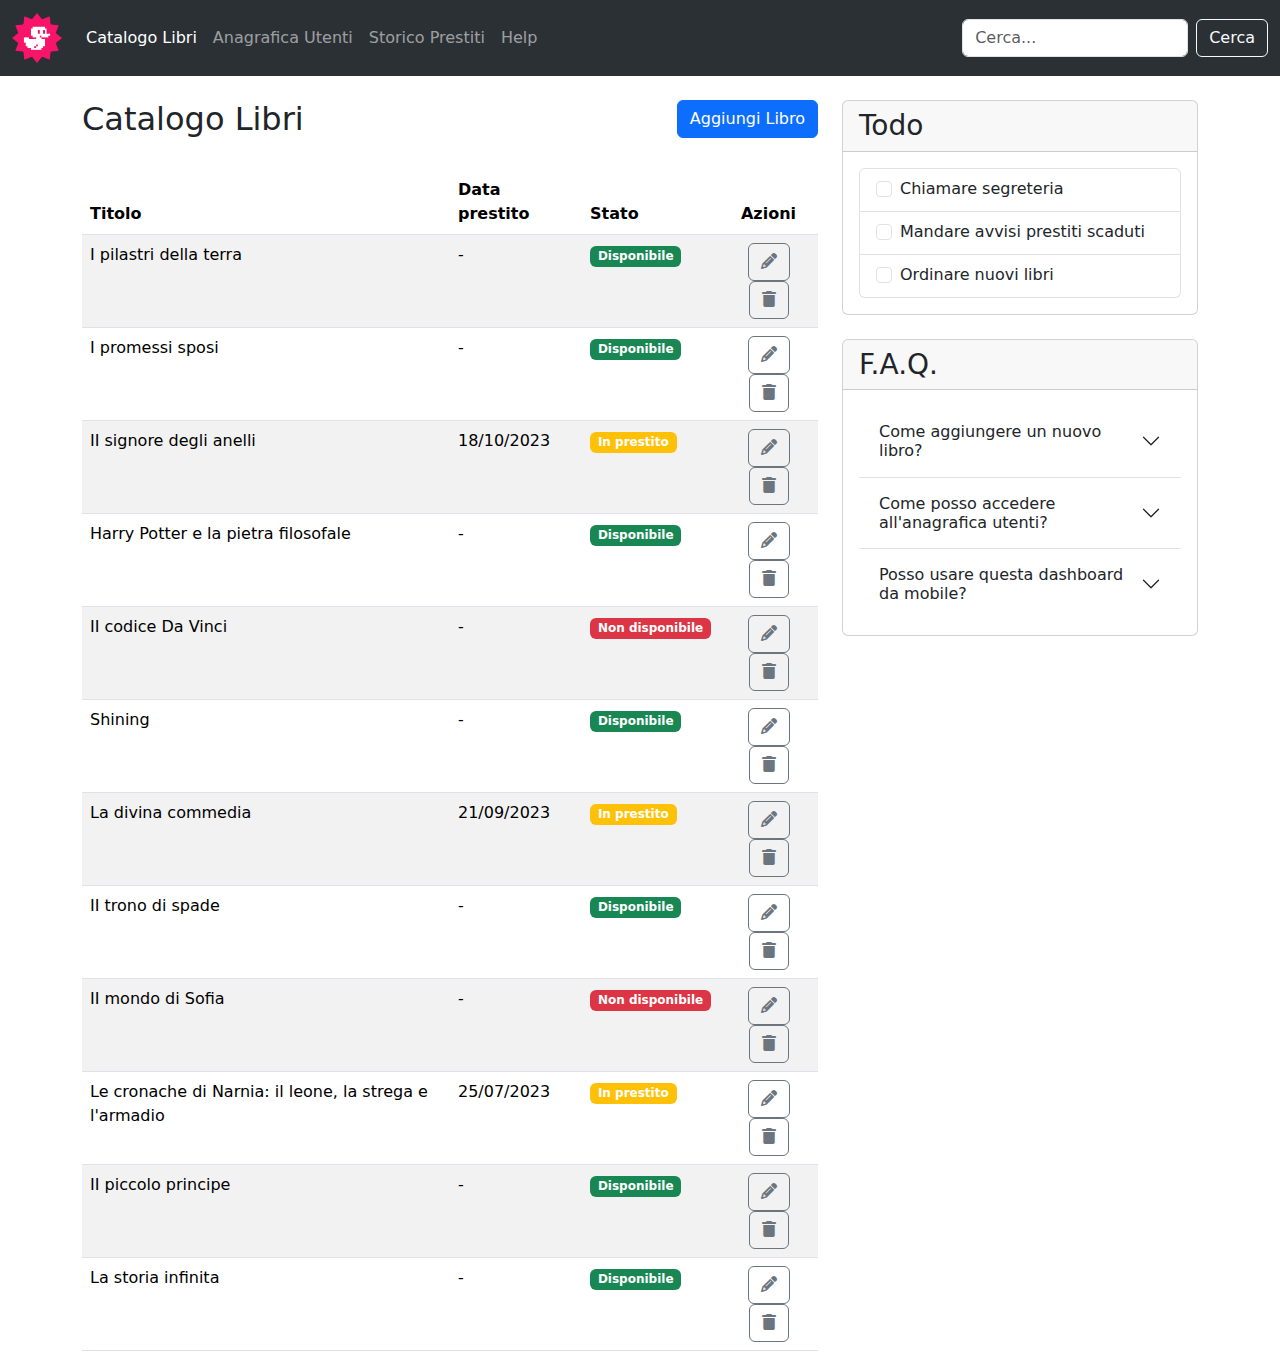
<file: index.html>
<!DOCTYPE html>
<html lang="en">
  <head>
    <meta charset="UTF-8" />
    <meta name="viewport" content="width=device-width, initial-scale=1.0" />

    <!-- font awesome  -->
    <link
      rel="stylesheet"
      href="https://cdnjs.cloudflare.com/ajax/libs/font-awesome/6.7.2/css/all.min.css"
      integrity="sha512-Evv84Mr4kqVGRNSgIGL/F/aIDqQb7xQ2vcrdIwxfjThSH8CSR7PBEakCr51Ck+w+/U6swU2Im1vVX0SVk9ABhg=="
      crossorigin="anonymous"
      referrerpolicy="no-referrer"
    />
    <link rel=" icon" href="./img/boolean.png" type="image/x-icon" />

    <!-- bootstrap  -->
    <link
      href="https://cdn.jsdelivr.net/npm/bootstrap@5.3.3/dist/css/bootstrap.min.css"
      rel="stylesheet"
      integrity="sha384-QWTKZyjpPEjISv5WaRU9OFeRpok6YctnYmDr5pNlyT2bRjXh0JMhjY6hW+ALEwIH"
      crossorigin="anonymous"
    />

    <link rel="stylesheet" href="./css/style.css" />

    <title>Dashboard</title>
  </head>
  <body>
    <!-- navbar  -->
    <nav class="navbar navbar-expand-lg bg-body-tertiary" data-bs-theme="dark">
      <div class="container-fluid">
        <a class="navbar-brand" href="#">
          <img src="./img/duck.png" alt="Bootstrap" width="50" />
        </a>
        <button
          class="navbar-toggler"
          type="button"
          data-bs-toggle="collapse"
          data-bs-target="#navbarSupportedContent"
          aria-controls="navbarSupportedContent"
          aria-expanded="false"
          aria-label="Toggle navigation"
        >
          <span class="navbar-toggler-icon"></span>
        </button>
        <div class="collapse navbar-collapse" id="navbarSupportedContent">
          <ul class="navbar-nav me-auto mb-2 mb-lg-0">
            <li class="nav-item">
              <a class="nav-link active" aria-current="page" href="#"
                >Catalogo Libri</a
              >
            </li>
            <li class="nav-item">
              <a class="nav-link" href="#">Anagrafica Utenti</a>
            </li>
            <li class="nav-item">
              <a class="nav-link" href="#">Storico Prestiti</a>
            </li>

            <li class="nav-item">
              <a class="nav-link" href="#">Help</a>
            </li>
          </ul>

          <form class="d-flex" role="search">
            <input
              data-bs-theme="light"
              class="form-control me-2"
              type="search"
              placeholder="Cerca..."
              aria-label="Search"
            />
            <button class="btn btn-outline-light" type="submit">Cerca</button>
          </form>
        </div>
      </div>
    </nav>

    <!-- container md -->
    <div class="container-md mt-4">
      <div class="row row-cols-1 row-cols-lg-2">
        <!-- col with table  -->
        <div id="col-table" class="col-lg-8 d-flex flex-column">
          <div class="add-book d-flex justify-content-between mb-4">
            <div>
              <h2>Catalogo Libri</h2>
            </div>

            <div>
              <a href="./new-book.html" class="btn btn-primary"
                >Aggiungi Libro</a
              >
            </div>
          </div>

          <!-- table  -->
          <table class="table table-striped">
            <thead>
              <tr>
                <th class="th-title" scope="col ">Titolo</th>

                <th scope="col" class="th-loan-date d-none d-md-table-cell">
                  Data prestito
                </th>
                <th class="th-state" scope="col">Stato</th>
                <th class="th-actions text-center" scope="col">Azioni</th>
              </tr>
            </thead>
            <tbody>
              <tr>
                <td class="td-title" scope="row">I pilastri della terra</td>

                <td class="td-loan-date d-none d-md-table-cell">-</td>
                <td class="td-state">
                  <span class="badge text-bg-success">Disponibile</span>
                </td>
                <td class="td-actions">
                  <button type="button" class="btn btn-outline-secondary">
                    <i class="fa-solid fa-pencil"></i>
                  </button>
                  <button type="button" class="btn btn-outline-secondary">
                    <i class="fa-solid fa-trash"></i>
                  </button>
                </td>
              </tr>
              <tr>
                <td class="td-title" scope="row">I promessi sposi</td>

                <td class="td-loan-date d-none d-md-table-cell">-</td>
                <td class="td-state">
                  <span class="badge text-bg-success">Disponibile</span>
                </td>
                <td class="td-actions">
                  <button type="button" class="btn btn-outline-secondary">
                    <i class="fa-solid fa-pencil"></i>
                  </button>
                  <button type="button" class="btn btn-outline-secondary">
                    <i class="fa-solid fa-trash"></i>
                  </button>
                </td>
              </tr>
              <tr>
                <td class="td-title" scope="row">II signore degli anelli</td>

                <td class="td-loan-date d-none d-md-table-cell">18/10/2023</td>
                <td class="td-state">
                  <span class="badge text-white text-bg-warning"
                    >In prestito</span
                  >
                </td>
                <td class="td-actions">
                  <button type="button" class="btn btn-outline-secondary">
                    <i class="fa-solid fa-pencil"></i>
                  </button>
                  <button type="button" class="btn btn-outline-secondary">
                    <i class="fa-solid fa-trash"></i>
                  </button>
                </td>
              </tr>
              <tr>
                <td class="td-title" scope="row">
                  Harry Potter e la pietra filosofale
                </td>

                <td class="td-loan-date d-none d-md-table-cell">-</td>
                <td class="td-state">
                  <span class="badge text-bg-success">Disponibile</span>
                </td>
                <td class="td-actions">
                  <button type="button" class="btn btn-outline-secondary">
                    <i class="fa-solid fa-pencil"></i>
                  </button>
                  <button type="button" class="btn btn-outline-secondary">
                    <i class="fa-solid fa-trash"></i>
                  </button>
                </td>
              </tr>
              <tr>
                <td class="td-title" scope="row">II codice Da Vinci</td>

                <td class="td-loan-date d-none d-md-table-cell">-</td>
                <td class="td-state">
                  <span class="badge text-bg-danger">Non disponibile</span>
                </td>
                <td class="td-actions">
                  <button type="button" class="btn btn-outline-secondary">
                    <i class="fa-solid fa-pencil"></i>
                  </button>
                  <button type="button" class="btn btn-outline-secondary">
                    <i class="fa-solid fa-trash"></i>
                  </button>
                </td>
              </tr>
              <tr>
                <td class="td-title" scope="row">Shining</td>

                <td class="td-loan-date d-none d-md-table-cell">-</td>
                <td class="td-state">
                  <span class="badge text-bg-success">Disponibile</span>
                </td>
                <td class="td-actions">
                  <button type="button" class="btn btn-outline-secondary">
                    <i class="fa-solid fa-pencil"></i>
                  </button>
                  <button type="button" class="btn btn-outline-secondary">
                    <i class="fa-solid fa-trash"></i>
                  </button>
                </td>
              </tr>
              <tr>
                <td class="td-title" scope="row">La divina commedia</td>

                <td class="td-loan-date d-none d-md-table-cell">21/09/2023</td>
                <td class="td-state">
                  <span class="badge text-white text-bg-warning"
                    >In prestito</span
                  >
                </td>
                <td class="td-actions">
                  <button type="button" class="btn btn-outline-secondary">
                    <i class="fa-solid fa-pencil"></i>
                  </button>
                  <button type="button" class="btn btn-outline-secondary">
                    <i class="fa-solid fa-trash"></i>
                  </button>
                </td>
              </tr>
              <tr>
                <td class="td-title" scope="row">II trono di spade</td>

                <td class="td-loan-date d-none d-md-table-cell">-</td>
                <td class="td-state">
                  <span class="badge text-bg-success">Disponibile</span>
                </td>
                <td class="td-actions">
                  <button type="button" class="btn btn-outline-secondary">
                    <i class="fa-solid fa-pencil"></i>
                  </button>
                  <button type="button" class="btn btn-outline-secondary">
                    <i class="fa-solid fa-trash"></i>
                  </button>
                </td>
              </tr>
              <tr>
                <td class="td-title" scope="row">II mondo di Sofia</td>

                <td class="td-loan-date d-none d-md-table-cell">-</td>
                <td class="td-state">
                  <span class="badge text-bg-danger">Non disponibile</span>
                </td>
                <td class="td-actions">
                  <button type="button" class="btn btn-outline-secondary">
                    <i class="fa-solid fa-pencil"></i>
                  </button>
                  <button type="button" class="btn btn-outline-secondary">
                    <i class="fa-solid fa-trash"></i>
                  </button>
                </td>
              </tr>
              <tr>
                <td class="td-title" scope="row">
                  Le cronache di Narnia: il leone, la strega e l'armadio
                </td>

                <td class="td-loan-date d-none d-md-table-cell">25/07/2023</td>
                <td class="td-state">
                  <span class="badge text-white text-bg-warning"
                    >In prestito</span
                  >
                </td>
                <td class="td-actions">
                  <button type="button" class="btn btn-outline-secondary">
                    <i class="fa-solid fa-pencil"></i>
                  </button>
                  <button type="button" class="btn btn-outline-secondary">
                    <i class="fa-solid fa-trash"></i>
                  </button>
                </td>
              </tr>
              <tr>
                <td class="td-title" scope="row">II piccolo principe</td>

                <td class="td-loan-date d-none d-md-table-cell">-</td>
                <td class="td-state">
                  <span class="badge text-bg-success">Disponibile</span>
                </td>
                <td class="td-actions">
                  <button type="button" class="btn btn-outline-secondary">
                    <i class="fa-solid fa-pencil"></i>
                  </button>
                  <button type="button" class="btn btn-outline-secondary">
                    <i class="fa-solid fa-trash"></i>
                  </button>
                </td>
              </tr>
              <tr>
                <td class="td-title" scope="row">La storia infinita</td>

                <td class="td-loan-date d-none d-md-table-cell">-</td>
                <td class="td-state">
                  <span class="badge text-bg-success">Disponibile</span>
                </td>
                <td class="td-actions">
                  <button type="button" class="btn btn-outline-secondary">
                    <i class="fa-solid fa-pencil"></i>
                  </button>
                  <button type="button" class="btn btn-outline-secondary">
                    <i class="fa-solid fa-trash"></i>
                  </button>
                </td>
              </tr>
            </tbody>
          </table>
        </div>

        <!-- col with cards  -->
        <div id="col-cards" class="col-lg-4">
          <!-- card todo  -->
          <div id="card-todo" class="card mb-4">
            <h3 class="card-header">Todo</h3>

            <div class="card-body">
              <ul class="list-group">
                <li class="list-group-item">
                  <div class="form-check">
                    <input
                      class="form-check-input"
                      type="checkbox"
                      value=""
                      id="call-secretary"
                    />
                    <label class="form-check-label" for="call-secretary">
                      Chiamare segreteria
                    </label>
                  </div>
                </li>

                <li class="list-group-item">
                  <div class="form-check">
                    <input
                      class="form-check-input"
                      type="checkbox"
                      value=""
                      id="expired-loan-notices"
                    />
                    <label class="form-check-label" for="expired-loan-notices">
                      Mandare avvisi prestiti scaduti
                    </label>
                  </div>
                </li>

                <li class="list-group-item">
                  <div class="form-check">
                    <input
                      class="form-check-input"
                      type="checkbox"
                      value=""
                      id="order-new-books"
                    />
                    <label class="form-check-label" for="order-new-books">
                      Ordinare nuovi libri
                    </label>
                  </div>
                </li>
              </ul>
            </div>
          </div>

          <!-- card faq  -->
          <div id="card-faq" class="card mb-4">
            <h3 class="card-header">F.A.Q.</h3>
            <div class="card-body">
              <div class="accordion accordion-flush" id="accordionFlushExample">
                <div class="accordion-item">
                  <h2 class="accordion-header">
                    <button
                      class="accordion-button collapsed"
                      type="button"
                      data-bs-toggle="collapse"
                      data-bs-target="#flush-collapseOne"
                      aria-expanded="false"
                      aria-controls="flush-collapseOne"
                    >
                      Come aggiungere un nuovo libro?
                    </button>
                  </h2>
                  <div
                    id="flush-collapseOne"
                    class="accordion-collapse collapse"
                    data-bs-parent="#accordionFlushExample"
                  >
                    <div class="accordion-body">
                      Per aggiungere un nuovo libro cliccare sul tasto "Aggiungi
                      Libro"
                    </div>
                  </div>
                </div>
                <div class="accordion-item">
                  <h2 class="accordion-header">
                    <button
                      class="accordion-button collapsed"
                      type="button"
                      data-bs-toggle="collapse"
                      data-bs-target="#flush-collapseTwo"
                      aria-expanded="false"
                      aria-controls="flush-collapseTwo"
                    >
                      Come posso accedere all'anagrafica utenti?
                    </button>
                  </h2>
                  <div
                    id="flush-collapseTwo"
                    class="accordion-collapse collapse"
                    data-bs-parent="#accordionFlushExample"
                  >
                    <div class="accordion-body">
                      Per accedere all'anagrafica utenti andare alla sezione
                      "Anagrafica Utenti"
                    </div>
                  </div>
                </div>
                <div class="accordion-item">
                  <h2 class="accordion-header">
                    <button
                      class="accordion-button collapsed"
                      type="button"
                      data-bs-toggle="collapse"
                      data-bs-target="#flush-collapseThree"
                      aria-expanded="false"
                      aria-controls="flush-collapseThree"
                    >
                      Posso usare questa dashboard da mobile?
                    </button>
                  </h2>
                  <div
                    id="flush-collapseThree"
                    class="accordion-collapse collapse"
                    data-bs-parent="#accordionFlushExample"
                  >
                    <div class="accordion-body">
                      Certo, questa applicazione è completamente responsive
                    </div>
                  </div>
                </div>
              </div>
            </div>
          </div>
        </div>
      </div>
    </div>

    <script
      src="https://cdn.jsdelivr.net/npm/bootstrap@5.3.3/dist/js/bootstrap.bundle.min.js"
      integrity="sha384-YvpcrYf0tY3lHB60NNkmXc5s9fDVZLESaAA55NDzOxhy9GkcIdslK1eN7N6jIeHz"
      crossorigin="anonymous"
    ></script>
  </body>
</html>
</file>
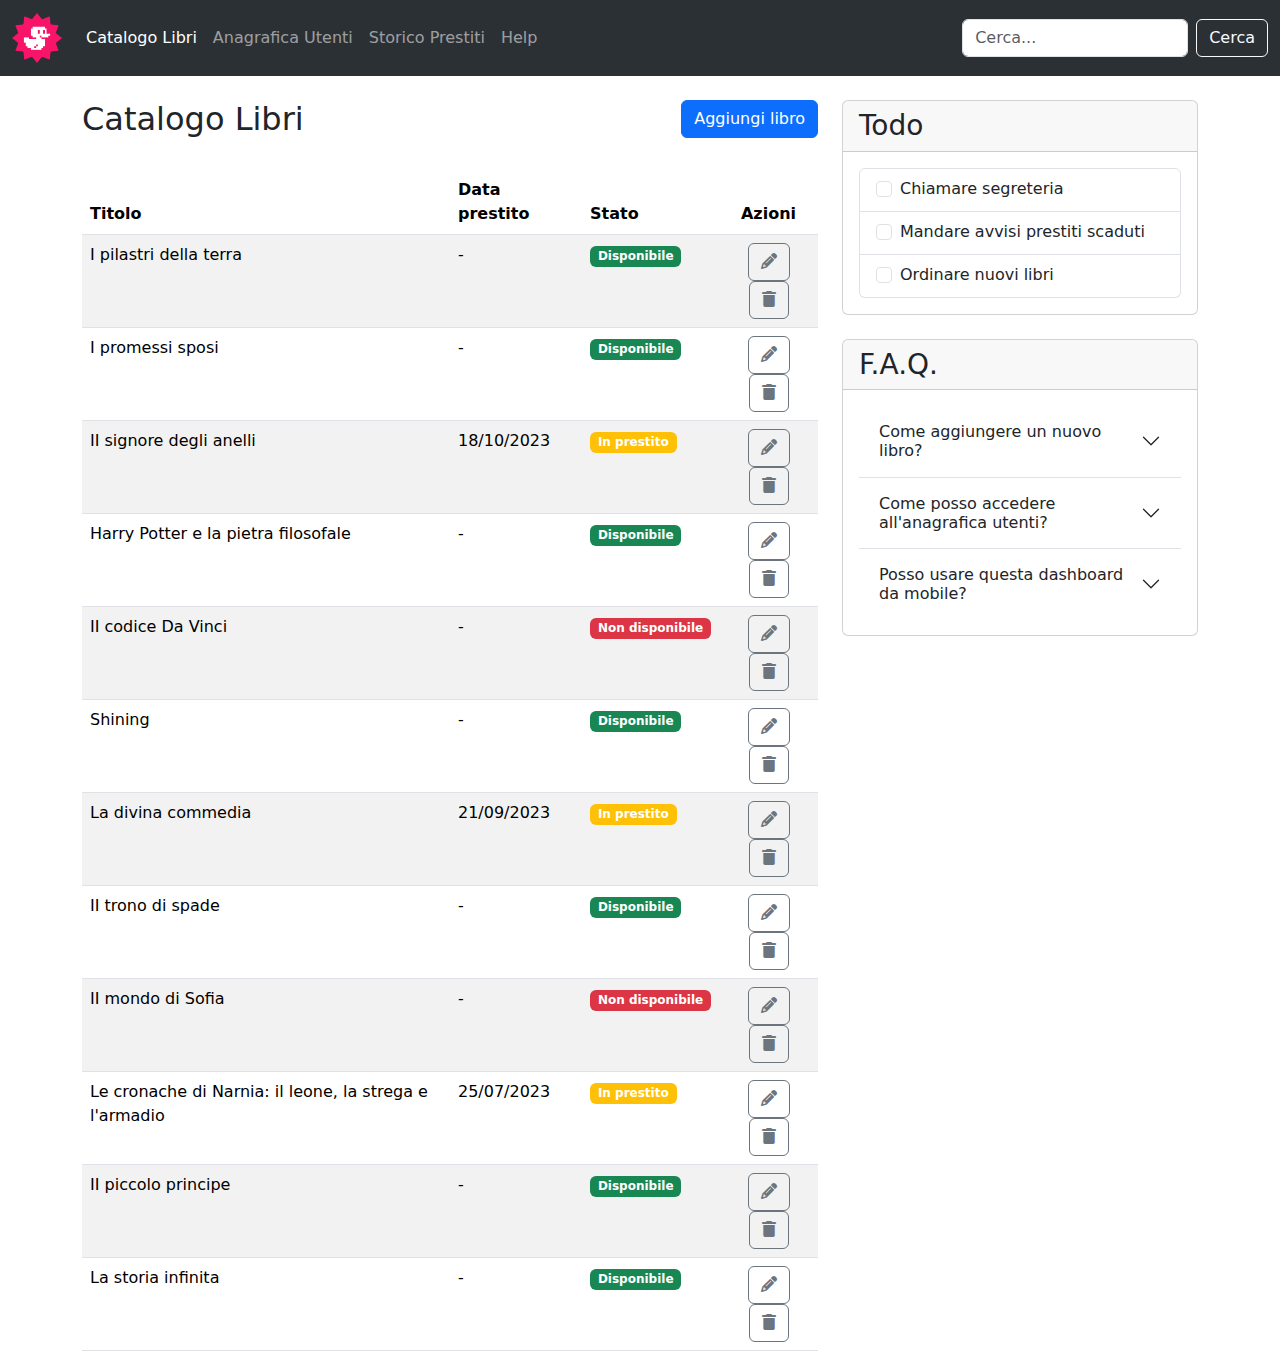
<file: bonus.html>
<!DOCTYPE html>
<html lang="en">
  <head>
    <meta charset="UTF-8" />
    <meta name="viewport" content="width=device-width, initial-scale=1.0" />

    <!-- font awesome  -->
    <link
      rel="stylesheet"
      href="https://cdnjs.cloudflare.com/ajax/libs/font-awesome/6.7.2/css/all.min.css"
      integrity="sha512-Evv84Mr4kqVGRNSgIGL/F/aIDqQb7xQ2vcrdIwxfjThSH8CSR7PBEakCr51Ck+w+/U6swU2Im1vVX0SVk9ABhg=="
      crossorigin="anonymous"
      referrerpolicy="no-referrer"
    />
    <link rel=" icon" href="./img/boolean.png" type="image/x-icon" />

    <!-- bootstrap  -->
    <link
      href="https://cdn.jsdelivr.net/npm/bootstrap@5.3.3/dist/css/bootstrap.min.css"
      rel="stylesheet"
      integrity="sha384-QWTKZyjpPEjISv5WaRU9OFeRpok6YctnYmDr5pNlyT2bRjXh0JMhjY6hW+ALEwIH"
      crossorigin="anonymous"
    />

    <link rel="stylesheet" href="./css/style.css" />

    <title>Dashboard</title>
  </head>
  <body>
    <!-- navbar  -->
    <nav class="navbar navbar-expand-lg bg-body-tertiary" data-bs-theme="dark">
      <div class="container-fluid">
        <a class="navbar-brand" href="#">
          <img src="./img/duck.png" alt="Bootstrap" width="50" />
        </a>
        <button
          class="navbar-toggler"
          type="button"
          data-bs-toggle="collapse"
          data-bs-target="#navbarSupportedContent"
          aria-controls="navbarSupportedContent"
          aria-expanded="false"
          aria-label="Toggle navigation"
        >
          <span class="navbar-toggler-icon"></span>
        </button>
        <div class="collapse navbar-collapse" id="navbarSupportedContent">
          <ul class="navbar-nav me-auto mb-2 mb-lg-0">
            <li class="nav-item">
              <a class="nav-link active" aria-current="page" href="#"
                >Catalogo Libri</a
              >
            </li>
            <li class="nav-item">
              <a class="nav-link" href="#">Anagrafica Utenti</a>
            </li>
            <li class="nav-item">
              <a class="nav-link" href="#">Storico Prestiti</a>
            </li>

            <li class="nav-item">
              <a class="nav-link" href="#">Help</a>
            </li>
          </ul>

          <form class="d-flex" role="search">
            <input
              data-bs-theme="light"
              class="form-control me-2"
              type="search"
              placeholder="Cerca..."
              aria-label="Search"
            />
            <button class="btn btn-outline-light" type="submit">Cerca</button>
          </form>
        </div>
      </div>
    </nav>

    <!-- container md -->
    <div class="container-md mt-4">
      <div class="row row-cols-1 row-cols-lg-2">
        <!-- col with table  -->
        <div id="col-table" class="col-lg-8 d-flex flex-column">
          <div class="add-book d-flex justify-content-between mb-4">
            <div>
              <h2>Catalogo Libri</h2>
            </div>

            <div>
              <a
                class="btn btn-primary"
                data-bs-toggle="offcanvas"
                href="#offcanvasExample"
                role="button"
                aria-controls="offcanvasExample"
              >
                Aggiungi libro
              </a>
            </div>

            <div
              class="offcanvas offcanvas-start"
              data-bs-theme="dark"
              tabindex="-1"
              id="offcanvasExample"
              aria-labelledby="offcanvasExampleLabel"
            >
              <div class="offcanvas-header">
                <h5 class="offcanvas-title" id="offcanvasExampleLabel">
                  Aggiungi Libro
                </h5>
                <button
                  type="button"
                  class="btn-close"
                  data-bs-dismiss="offcanvas"
                  aria-label="Close"
                ></button>
              </div>
              <div class="offcanvas-body">
                <form>
                  <div class="row">
                    <!-- input nome autore  -->
                    <div class="col-6">
                      <div class="mb-3">
                        <label for="author-name" class="form-label fw-semibold"
                          >Nome Autore</label
                        >
                        <input
                          type="text"
                          class="form-control"
                          id="author-name"
                          placeholder="Inserisci il nome"
                        />
                      </div>
                    </div>

                    <!-- input cognome autore  -->
                    <div class="col-6">
                      <div class="mb-3">
                        <label
                          for="author-surname"
                          class="form-label fw-semibold"
                          >Cognome Autore</label
                        >
                        <input
                          type="text"
                          class="form-control"
                          id="author-surname"
                          placeholder="Inserisci il nome"
                        />
                      </div>
                    </div>

                    <!-- input titolo libro  -->

                    <div class="col-12">
                      <div class="mb-3">
                        <label for="title" class="form-label fw-semibold"
                          >Titolo</label
                        >
                        <input
                          type="text"
                          id="title"
                          class="form-control"
                          aria-describedby="title-help-block"
                          placeholder="Inserisci il titolo del libro"
                        />
                        <div id="title-help-block" class="form-text">
                          Titolo versione italiana
                        </div>
                      </div>
                    </div>

                    <!-- input genere libro  -->

                    <div class="col-12">
                      <div class="mb-3">
                        <label for="type" class="form-label fw-semibold"
                          >Genere</label
                        >
                        <select
                          class="form-select"
                          aria-label="Default select example"
                        >
                          <option selected>Scegli il genere</option>
                          <option value="thriller">Thriller</option>
                          <option value="romance">Romanzo rosa</option>
                          <option value="biography">Biografia</option>
                        </select>
                      </div>
                    </div>

                    <!-- input anno di pubblicazione  -->

                    <div class="col-12">
                      <div class="mb-3">
                        <label for="title" class="form-label fw-semibold"
                          >Anno pubblicazione
                        </label>
                        <input
                          type="number"
                          class="form-control"
                          placeholder="Inserisci l'anno"
                        />
                      </div>
                    </div>

                    <!-- input codice isbn  -->

                    <div class="col-12">
                      <div class="mb-3">
                        <label for="type" class="form-label fw-semibold"
                          >ISBN#</label
                        >
                        <input
                          type="text"
                          id="isbn"
                          class="form-control"
                          placeholder="Inserisci il codice ISBN#"
                        />
                      </div>
                    </div>

                    <!-- bordo separatore -->
                    <div class="col-12">
                      <div class="border border-light-subtle my-4"></div>
                    </div>

                    <!-- note text area  -->
                    <div class="col-12">
                      <div class="mb-3">
                        <label for="note" class="form-label fw-semibold"
                          >Note</label
                        >
                        <textarea
                          class="form-control"
                          id="note"
                          rows="3"
                        ></textarea>
                      </div>
                    </div>
                  </div>
                  <!-- checkbox  -->
                  <div class="form-check mb-3">
                    <input
                      class="form-check-input"
                      type="checkbox"
                      value=""
                      id="flexCheckDefault"
                    />
                    <label
                      class="form-check-label fw-semibold"
                      for="flexCheckDefault"
                    >
                      Disponibile anche in digitale
                    </label>
                  </div>
                  <!-- bottone invio form  -->
                  <button type="submit" class="btn btn-primary">
                    Aggiungi libro
                  </button>
                </form>
              </div>
            </div>
          </div>

          <!-- table  -->
          <table class="table table-striped">
            <thead>
              <tr>
                <th class="th-title" scope="col ">Titolo</th>

                <th scope="col" class="th-loan-date d-none d-md-table-cell">
                  Data prestito
                </th>
                <th class="th-state" scope="col">Stato</th>
                <th class="th-actions text-center" scope="col">Azioni</th>
              </tr>
            </thead>
            <tbody>
              <tr>
                <td class="td-title" scope="row">I pilastri della terra</td>

                <td class="td-loan-date d-none d-md-table-cell">-</td>
                <td class="td-state">
                  <span class="badge text-bg-success">Disponibile</span>
                </td>
                <td class="td-actions">
                  <button type="button" class="btn btn-outline-secondary">
                    <i class="fa-solid fa-pencil"></i>
                  </button>
                  <button type="button" class="btn btn-outline-secondary">
                    <i class="fa-solid fa-trash"></i>
                  </button>
                </td>
              </tr>
              <tr>
                <td class="td-title" scope="row">I promessi sposi</td>

                <td class="td-loan-date d-none d-md-table-cell">-</td>
                <td class="td-state">
                  <span class="badge text-bg-success">Disponibile</span>
                </td>
                <td class="td-actions">
                  <button type="button" class="btn btn-outline-secondary">
                    <i class="fa-solid fa-pencil"></i>
                  </button>
                  <button type="button" class="btn btn-outline-secondary">
                    <i class="fa-solid fa-trash"></i>
                  </button>
                </td>
              </tr>
              <tr>
                <td class="td-title" scope="row">II signore degli anelli</td>

                <td class="td-loan-date d-none d-md-table-cell">18/10/2023</td>
                <td class="td-state">
                  <span class="badge text-white text-bg-warning"
                    >In prestito</span
                  >
                </td>
                <td class="td-actions">
                  <button type="button" class="btn btn-outline-secondary">
                    <i class="fa-solid fa-pencil"></i>
                  </button>
                  <button type="button" class="btn btn-outline-secondary">
                    <i class="fa-solid fa-trash"></i>
                  </button>
                </td>
              </tr>
              <tr>
                <td class="td-title" scope="row">
                  Harry Potter e la pietra filosofale
                </td>

                <td class="td-loan-date d-none d-md-table-cell">-</td>
                <td class="td-state">
                  <span class="badge text-bg-success">Disponibile</span>
                </td>
                <td class="td-actions">
                  <button type="button" class="btn btn-outline-secondary">
                    <i class="fa-solid fa-pencil"></i>
                  </button>
                  <button type="button" class="btn btn-outline-secondary">
                    <i class="fa-solid fa-trash"></i>
                  </button>
                </td>
              </tr>
              <tr>
                <td class="td-title" scope="row">II codice Da Vinci</td>

                <td class="td-loan-date d-none d-md-table-cell">-</td>
                <td class="td-state">
                  <span class="badge text-bg-danger">Non disponibile</span>
                </td>
                <td class="td-actions">
                  <button type="button" class="btn btn-outline-secondary">
                    <i class="fa-solid fa-pencil"></i>
                  </button>
                  <button type="button" class="btn btn-outline-secondary">
                    <i class="fa-solid fa-trash"></i>
                  </button>
                </td>
              </tr>
              <tr>
                <td class="td-title" scope="row">Shining</td>

                <td class="td-loan-date d-none d-md-table-cell">-</td>
                <td class="td-state">
                  <span class="badge text-bg-success">Disponibile</span>
                </td>
                <td class="td-actions">
                  <button type="button" class="btn btn-outline-secondary">
                    <i class="fa-solid fa-pencil"></i>
                  </button>
                  <button type="button" class="btn btn-outline-secondary">
                    <i class="fa-solid fa-trash"></i>
                  </button>
                </td>
              </tr>
              <tr>
                <td class="td-title" scope="row">La divina commedia</td>

                <td class="td-loan-date d-none d-md-table-cell">21/09/2023</td>
                <td class="td-state">
                  <span class="badge text-white text-bg-warning"
                    >In prestito</span
                  >
                </td>
                <td class="td-actions">
                  <button type="button" class="btn btn-outline-secondary">
                    <i class="fa-solid fa-pencil"></i>
                  </button>
                  <button type="button" class="btn btn-outline-secondary">
                    <i class="fa-solid fa-trash"></i>
                  </button>
                </td>
              </tr>
              <tr>
                <td class="td-title" scope="row">II trono di spade</td>

                <td class="td-loan-date d-none d-md-table-cell">-</td>
                <td class="td-state">
                  <span class="badge text-bg-success">Disponibile</span>
                </td>
                <td class="td-actions">
                  <button type="button" class="btn btn-outline-secondary">
                    <i class="fa-solid fa-pencil"></i>
                  </button>
                  <button type="button" class="btn btn-outline-secondary">
                    <i class="fa-solid fa-trash"></i>
                  </button>
                </td>
              </tr>
              <tr>
                <td class="td-title" scope="row">II mondo di Sofia</td>

                <td class="td-loan-date d-none d-md-table-cell">-</td>
                <td class="td-state">
                  <span class="badge text-bg-danger">Non disponibile</span>
                </td>
                <td class="td-actions">
                  <button type="button" class="btn btn-outline-secondary">
                    <i class="fa-solid fa-pencil"></i>
                  </button>
                  <button type="button" class="btn btn-outline-secondary">
                    <i class="fa-solid fa-trash"></i>
                  </button>
                </td>
              </tr>
              <tr>
                <td class="td-title" scope="row">
                  Le cronache di Narnia: il leone, la strega e l'armadio
                </td>

                <td class="td-loan-date d-none d-md-table-cell">25/07/2023</td>
                <td class="td-state">
                  <span class="badge text-white text-bg-warning"
                    >In prestito</span
                  >
                </td>
                <td class="td-actions">
                  <button type="button" class="btn btn-outline-secondary">
                    <i class="fa-solid fa-pencil"></i>
                  </button>
                  <button type="button" class="btn btn-outline-secondary">
                    <i class="fa-solid fa-trash"></i>
                  </button>
                </td>
              </tr>
              <tr>
                <td class="td-title" scope="row">II piccolo principe</td>

                <td class="td-loan-date d-none d-md-table-cell">-</td>
                <td class="td-state">
                  <span class="badge text-bg-success">Disponibile</span>
                </td>
                <td class="td-actions">
                  <button type="button" class="btn btn-outline-secondary">
                    <i class="fa-solid fa-pencil"></i>
                  </button>
                  <button type="button" class="btn btn-outline-secondary">
                    <i class="fa-solid fa-trash"></i>
                  </button>
                </td>
              </tr>
              <tr>
                <td class="td-title" scope="row">La storia infinita</td>

                <td class="td-loan-date d-none d-md-table-cell">-</td>
                <td class="td-state">
                  <span class="badge text-bg-success">Disponibile</span>
                </td>
                <td class="td-actions">
                  <button type="button" class="btn btn-outline-secondary">
                    <i class="fa-solid fa-pencil"></i>
                  </button>
                  <button type="button" class="btn btn-outline-secondary">
                    <i class="fa-solid fa-trash"></i>
                  </button>
                </td>
              </tr>
            </tbody>
          </table>
        </div>

        <!-- col with cards  -->
        <div id="col-cards" class="col-lg-4">
          <!-- card todo  -->
          <div id="card-todo" class="card mb-4">
            <h3 class="card-header">Todo</h3>

            <div class="card-body">
              <ul class="list-group">
                <li class="list-group-item">
                  <div class="form-check">
                    <input
                      class="form-check-input"
                      type="checkbox"
                      value=""
                      id="call-secretary"
                    />
                    <label class="form-check-label" for="call-secretary">
                      Chiamare segreteria
                    </label>
                  </div>
                </li>

                <li class="list-group-item">
                  <div class="form-check">
                    <input
                      class="form-check-input"
                      type="checkbox"
                      value=""
                      id="expired-loan-notices"
                    />
                    <label class="form-check-label" for="expired-loan-notices">
                      Mandare avvisi prestiti scaduti
                    </label>
                  </div>
                </li>

                <li class="list-group-item">
                  <div class="form-check">
                    <input
                      class="form-check-input"
                      type="checkbox"
                      value=""
                      id="order-new-books"
                    />
                    <label class="form-check-label" for="order-new-books">
                      Ordinare nuovi libri
                    </label>
                  </div>
                </li>
              </ul>
            </div>
          </div>

          <!-- card faq  -->
          <div id="card-faq" class="card mb-4">
            <h3 class="card-header">F.A.Q.</h3>
            <div class="card-body">
              <div class="accordion accordion-flush" id="accordionFlushExample">
                <div class="accordion-item">
                  <h2 class="accordion-header">
                    <button
                      class="accordion-button collapsed"
                      type="button"
                      data-bs-toggle="collapse"
                      data-bs-target="#flush-collapseOne"
                      aria-expanded="false"
                      aria-controls="flush-collapseOne"
                    >
                      Come aggiungere un nuovo libro?
                    </button>
                  </h2>
                  <div
                    id="flush-collapseOne"
                    class="accordion-collapse collapse"
                    data-bs-parent="#accordionFlushExample"
                  >
                    <div class="accordion-body">
                      Per aggiungere un nuovo libro cliccare sul tasto "Aggiungi
                      Libro"
                    </div>
                  </div>
                </div>
                <div class="accordion-item">
                  <h2 class="accordion-header">
                    <button
                      class="accordion-button collapsed"
                      type="button"
                      data-bs-toggle="collapse"
                      data-bs-target="#flush-collapseTwo"
                      aria-expanded="false"
                      aria-controls="flush-collapseTwo"
                    >
                      Come posso accedere all'anagrafica utenti?
                    </button>
                  </h2>
                  <div
                    id="flush-collapseTwo"
                    class="accordion-collapse collapse"
                    data-bs-parent="#accordionFlushExample"
                  >
                    <div class="accordion-body">
                      Per accedere all'anagrafica utenti andare alla sezione
                      "Anagrafica Utenti"
                    </div>
                  </div>
                </div>
                <div class="accordion-item">
                  <h2 class="accordion-header">
                    <button
                      class="accordion-button collapsed"
                      type="button"
                      data-bs-toggle="collapse"
                      data-bs-target="#flush-collapseThree"
                      aria-expanded="false"
                      aria-controls="flush-collapseThree"
                    >
                      Posso usare questa dashboard da mobile?
                    </button>
                  </h2>
                  <div
                    id="flush-collapseThree"
                    class="accordion-collapse collapse"
                    data-bs-parent="#accordionFlushExample"
                  >
                    <div class="accordion-body">
                      Certo, questa applicazione è completamente responsive
                    </div>
                  </div>
                </div>
              </div>
            </div>
          </div>
        </div>
      </div>
    </div>

    <script
      src="https://cdn.jsdelivr.net/npm/bootstrap@5.3.3/dist/js/bootstrap.bundle.min.js"
      integrity="sha384-YvpcrYf0tY3lHB60NNkmXc5s9fDVZLESaAA55NDzOxhy9GkcIdslK1eN7N6jIeHz"
      crossorigin="anonymous"
    ></script>
  </body>
</html>
</file>
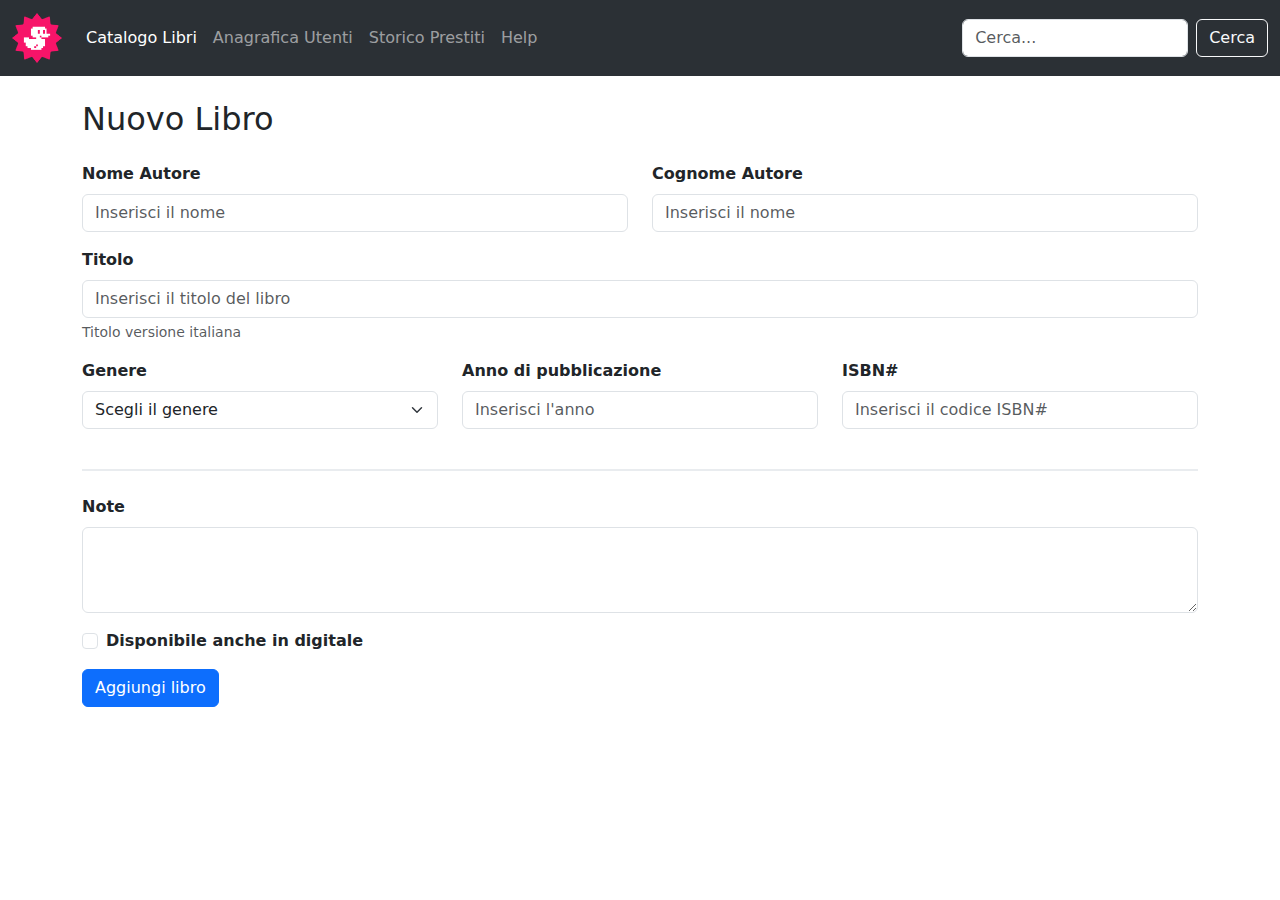
<file: new-book.html>
<!DOCTYPE html>
<html lang="en">
  <head>
    <meta charset="UTF-8" />
    <meta name="viewport" content="width=device-width, initial-scale=1.0" />

    <!-- font awesome  -->
    <link
      rel="stylesheet"
      href="https://cdnjs.cloudflare.com/ajax/libs/font-awesome/6.7.2/css/all.min.css"
      integrity="sha512-Evv84Mr4kqVGRNSgIGL/F/aIDqQb7xQ2vcrdIwxfjThSH8CSR7PBEakCr51Ck+w+/U6swU2Im1vVX0SVk9ABhg=="
      crossorigin="anonymous"
      referrerpolicy="no-referrer"
    />
    <link rel=" icon" href="./img/boolean.png" type="image/x-icon" />

    <!-- bootstrap  -->
    <link
      href="https://cdn.jsdelivr.net/npm/bootstrap@5.3.3/dist/css/bootstrap.min.css"
      rel="stylesheet"
      integrity="sha384-QWTKZyjpPEjISv5WaRU9OFeRpok6YctnYmDr5pNlyT2bRjXh0JMhjY6hW+ALEwIH"
      crossorigin="anonymous"
    />

    <link rel="stylesheet" href="./css/style.css" />

    <title>Dashboard</title>
  </head>
  <body>
    <!-- navbar  -->
    <nav class="navbar navbar-expand-lg bg-body-tertiary" data-bs-theme="dark">
      <div class="container-fluid">
        <a class="navbar-brand" href="#">
          <img src="./img/duck.png" alt="Bootstrap" width="50" />
        </a>
        <button
          class="navbar-toggler"
          type="button"
          data-bs-toggle="collapse"
          data-bs-target="#navbarSupportedContent"
          aria-controls="navbarSupportedContent"
          aria-expanded="false"
          aria-label="Toggle navigation"
        >
          <span class="navbar-toggler-icon"></span>
        </button>
        <div class="collapse navbar-collapse" id="navbarSupportedContent">
          <ul class="navbar-nav me-auto mb-2 mb-lg-0">
            <li class="nav-item">
              <a class="nav-link active" aria-current="page" href="./index.html"
                >Catalogo Libri</a
              >
            </li>
            <li class="nav-item">
              <a class="nav-link" href="#">Anagrafica Utenti</a>
            </li>
            <li class="nav-item">
              <a class="nav-link" href="#">Storico Prestiti</a>
            </li>

            <li class="nav-item">
              <a class="nav-link" href="#">Help</a>
            </li>
          </ul>

          <form class="d-flex" role="search">
            <input
              data-bs-theme="light"
              class="form-control me-2"
              type="search"
              placeholder="Cerca..."
              aria-label="Search"
            />
            <button class="btn btn-outline-light" type="submit">Cerca</button>
          </form>
        </div>
      </div>
    </nav>

    <!-- container -->
    <div class="container mt-4">
      <h2>Nuovo Libro</h2>

      <form class="mt-4">
        <div class="row">
          <!-- input nome autore  -->
          <div class="col-6">
            <div class="mb-3">
              <label for="author-name" class="form-label fw-semibold"
                >Nome Autore</label
              >
              <input
                type="text"
                class="form-control"
                id="author-name"
                placeholder="Inserisci il nome"
              />
            </div>
          </div>

          <!-- input cognome autore  -->
          <div class="col-6">
            <div class="mb-3">
              <label for="author-surname" class="form-label fw-semibold"
                >Cognome Autore</label
              >
              <input
                type="text"
                class="form-control"
                id="author-surname"
                placeholder="Inserisci il nome"
              />
            </div>
          </div>

          <!-- input titolo libro  -->

          <div class="col-12">
            <div class="mb-3">
              <label for="title" class="form-label fw-semibold">Titolo</label>
              <input
                type="text"
                id="title"
                class="form-control"
                aria-describedby="title-help-block"
                placeholder="Inserisci il titolo del libro"
              />
              <div id="title-help-block" class="form-text">
                Titolo versione italiana
              </div>
            </div>
          </div>

          <!-- input genere libro  -->

          <div class="col-12 col-lg-4">
            <div class="mb-3">
              <label for="type" class="form-label fw-semibold">Genere</label>
              <select class="form-select" aria-label="Default select example">
                <option selected>Scegli il genere</option>
                <option value="thriller">Thriller</option>
                <option value="romance">Romanzo rosa</option>
                <option value="biography">Biografia</option>
              </select>
            </div>
          </div>

          <!-- input anno di pubblicazione  -->

          <div class="col-12 col-lg-4">
            <div class="mb-3">
              <label for="title" class="form-label fw-semibold"
                >Anno di pubblicazione</label
              >
              <input
                type="number"
                class="form-control"
                placeholder="Inserisci l'anno"
              />
            </div>
          </div>

          <!-- input codice isbn  -->

          <div class="col-12 col-lg-4">
            <div class="mb-3">
              <label for="type" class="form-label fw-semibold">ISBN#</label>
              <input
                type="text"
                id="isbn"
                class="form-control"
                placeholder="Inserisci il codice ISBN#"
              />
            </div>
          </div>

          <!-- bordo separatore -->
          <div class="col-12">
            <div class="border border-light-subtle my-4"></div>
          </div>

          <!-- note text area  -->
          <div class="col-12">
            <div class="mb-3">
              <label for="note" class="form-label fw-semibold">Note</label>
              <textarea class="form-control" id="note" rows="3"></textarea>
            </div>
          </div>
        </div>
        <!-- checkbox  -->
        <div class="form-check mb-3">
          <input
            class="form-check-input"
            type="checkbox"
            value=""
            id="flexCheckDefault"
          />
          <label class="form-check-label fw-semibold" for="flexCheckDefault">
            Disponibile anche in digitale
          </label>
        </div>
        <!-- bottone invio form  -->
        <button type="submit" class="btn btn-primary">Aggiungi libro</button>
      </form>
    </div>

    <script
      src="https://cdn.jsdelivr.net/npm/bootstrap@5.3.3/dist/js/bootstrap.bundle.min.js"
      integrity="sha384-YvpcrYf0tY3lHB60NNkmXc5s9fDVZLESaAA55NDzOxhy9GkcIdslK1eN7N6jIeHz"
      crossorigin="anonymous"
    ></script>
  </body>
</html>
</file>
<file: css/style.css>
/* [data-bs-theme="dark"] {
  --bs-body-color: black;
} */

.td-actions {
  text-align: center;
}

.td-title {
  width: 50%;
}
</file>
